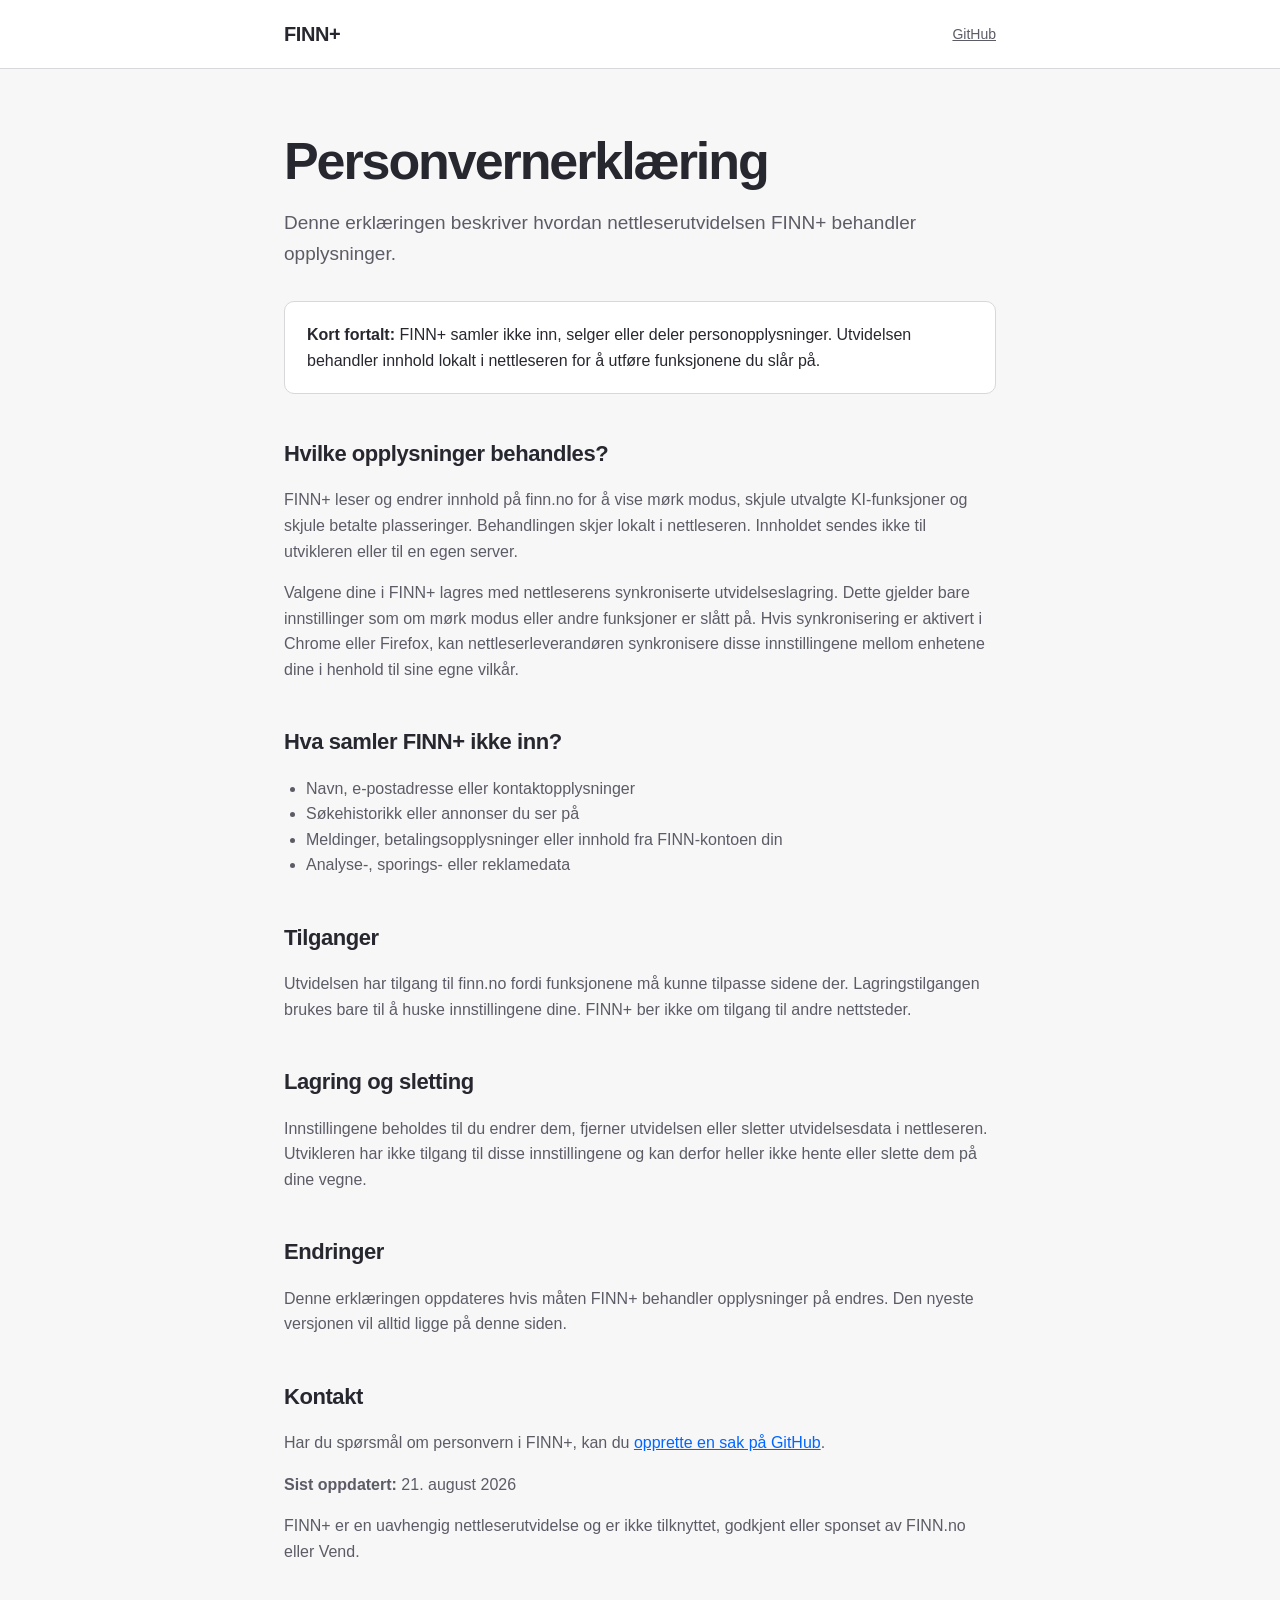
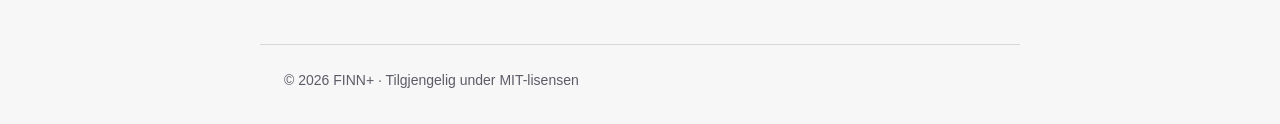
<file: docs/index.html>
<!doctype html>
<html lang="nb">
  <head>
    <meta charset="utf-8">
    <meta name="viewport" content="width=device-width, initial-scale=1">
    <meta name="description" content="Personvernerklæring for nettleserutvidelsen FINN+.">
    <title>Personvernerklæring – FINN+</title>
    <style>
      :root {
        color-scheme: light dark;
        font-family: Arial, Helvetica, sans-serif;
        --background: #f7f7f8;
        --surface: #fff;
        --text: #27272f;
        --subtle: #5c5c66;
        --border: #d8d8dc;
        --link: #06f;
      }

      @media (prefers-color-scheme: dark) {
        :root {
          --background: #16171a;
          --surface: #202126;
          --text: #f2f2f2;
          --subtle: #c1c2c7;
          --border: #3b3d44;
          --link: #65a5ff;
        }
      }

      * { box-sizing: border-box; }
      body { background: var(--background); color: var(--text); line-height: 1.6; margin: 0; }
      header { background: var(--surface); border-bottom: 1px solid var(--border); }
      header div, main, footer { margin: 0 auto; max-width: 760px; padding-left: 24px; padding-right: 24px; }
      header div { align-items: center; display: flex; justify-content: space-between; min-height: 68px; }
      .brand { font-size: 20px; font-weight: 700; letter-spacing: -.02em; }
      header a { color: var(--subtle); font-size: 14px; }
      main { padding-bottom: 64px; padding-top: 64px; }
      h1 { font-size: clamp(34px, 7vw, 52px); letter-spacing: -.04em; line-height: 1.08; margin: 0 0 18px; }
      h2 { font-size: 22px; letter-spacing: -.02em; margin: 42px 0 10px; }
      p, li { color: var(--subtle); }
      .intro { font-size: 19px; margin-bottom: 32px; max-width: 650px; }
      .notice { background: var(--surface); border: 1px solid var(--border); border-radius: 10px; padding: 20px 22px; }
      a { color: var(--link); }
      ul { padding-left: 22px; }
      footer { border-top: 1px solid var(--border); color: var(--subtle); font-size: 14px; padding-bottom: 32px; padding-top: 24px; }
    </style>
  </head>
  <body>
    <header>
      <div>
        <span class="brand">FINN+</span>
        <a href="https://github.com/watameln/FINN-Plus">GitHub</a>
      </div>
    </header>

    <main>
      <h1>Personvernerklæring</h1>
      <p class="intro">Denne erklæringen beskriver hvordan nettleserutvidelsen FINN+ behandler opplysninger.</p>

      <div class="notice">
        <strong>Kort fortalt:</strong> FINN+ samler ikke inn, selger eller deler personopplysninger. Utvidelsen behandler innhold lokalt i nettleseren for å utføre funksjonene du slår på.
      </div>

      <h2>Hvilke opplysninger behandles?</h2>
      <p>FINN+ leser og endrer innhold på finn.no for å vise mørk modus, skjule utvalgte KI-funksjoner og skjule betalte plasseringer. Behandlingen skjer lokalt i nettleseren. Innholdet sendes ikke til utvikleren eller til en egen server.</p>

      <p>Valgene dine i FINN+ lagres med nettleserens synkroniserte utvidelseslagring. Dette gjelder bare innstillinger som om mørk modus eller andre funksjoner er slått på. Hvis synkronisering er aktivert i Chrome eller Firefox, kan nettleserleverandøren synkronisere disse innstillingene mellom enhetene dine i henhold til sine egne vilkår.</p>

      <h2>Hva samler FINN+ ikke inn?</h2>
      <ul>
        <li>Navn, e-postadresse eller kontaktopplysninger</li>
        <li>Søkehistorikk eller annonser du ser på</li>
        <li>Meldinger, betalingsopplysninger eller innhold fra FINN-kontoen din</li>
        <li>Analyse-, sporings- eller reklamedata</li>
      </ul>

      <h2>Tilganger</h2>
      <p>Utvidelsen har tilgang til finn.no fordi funksjonene må kunne tilpasse sidene der. Lagringstilgangen brukes bare til å huske innstillingene dine. FINN+ ber ikke om tilgang til andre nettsteder.</p>

      <h2>Lagring og sletting</h2>
      <p>Innstillingene beholdes til du endrer dem, fjerner utvidelsen eller sletter utvidelsesdata i nettleseren. Utvikleren har ikke tilgang til disse innstillingene og kan derfor heller ikke hente eller slette dem på dine vegne.</p>

      <h2>Endringer</h2>
      <p>Denne erklæringen oppdateres hvis måten FINN+ behandler opplysninger på endres. Den nyeste versjonen vil alltid ligge på denne siden.</p>

      <h2>Kontakt</h2>
      <p>Har du spørsmål om personvern i FINN+, kan du <a href="https://github.com/watameln/FINN-Plus/issues/new">opprette en sak på GitHub</a>.</p>

      <p><strong>Sist oppdatert:</strong> 21. august 2026</p>
      <p>FINN+ er en uavhengig nettleserutvidelse og er ikke tilknyttet, godkjent eller sponset av FINN.no eller Vend.</p>
    </main>

    <footer>© 2026 FINN+ · Tilgjengelig under MIT-lisensen</footer>
  </body>
</html>
</file>
